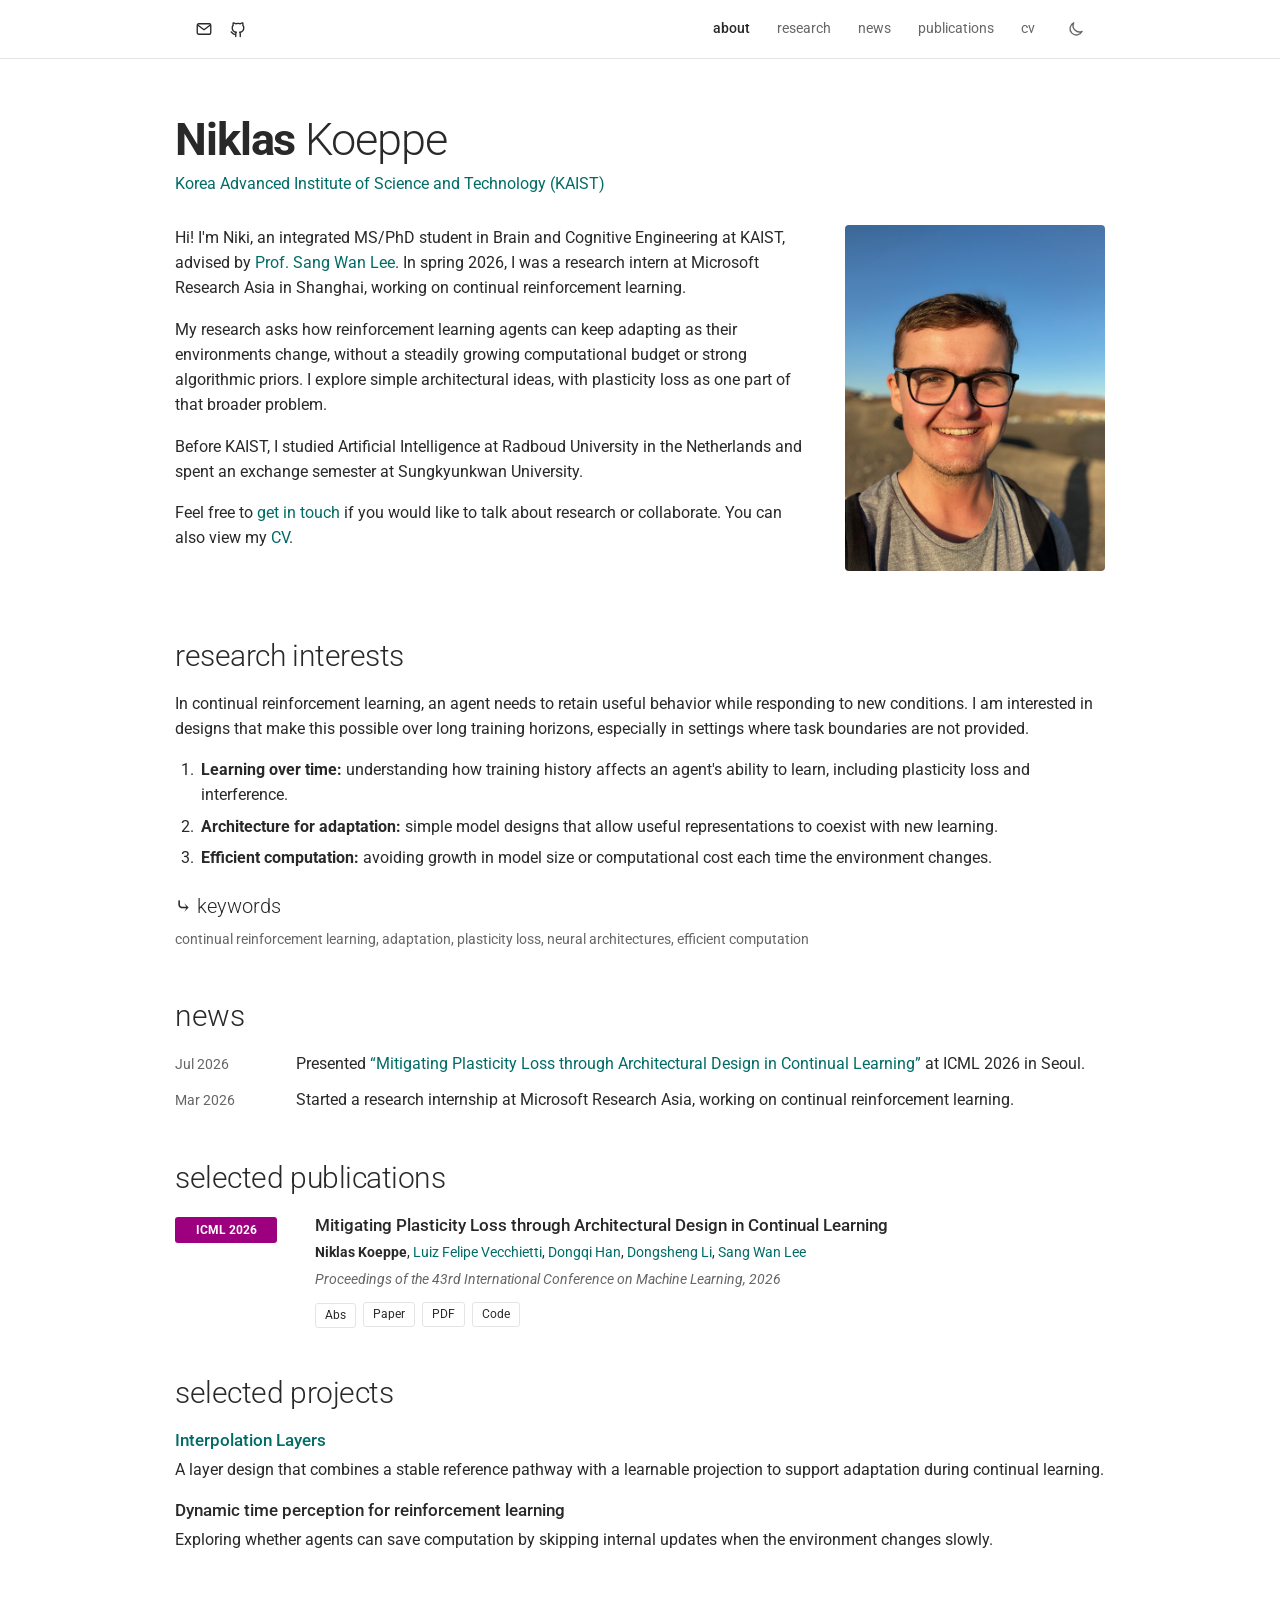
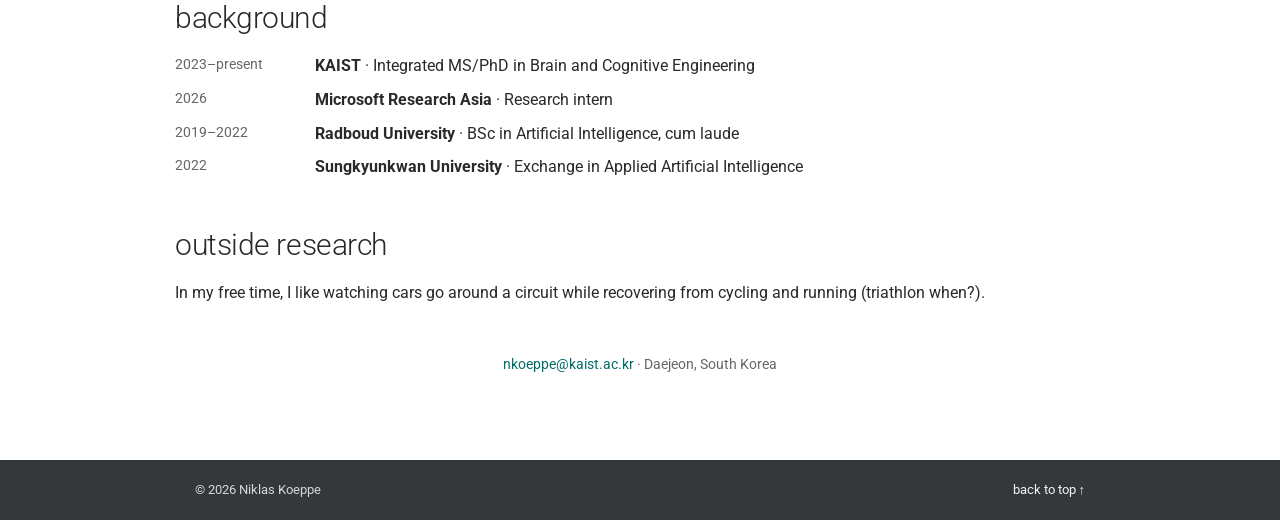
<file: index.html>
<!doctype html>
<html lang="en">
<head>
  <meta charset="utf-8">
  <meta name="viewport" content="width=device-width, initial-scale=1">
  <meta name="description" content="Niklas Koeppe is a PhD student at KAIST studying continual reinforcement learning, scalable adaptation, and neural network plasticity.">
  <meta name="theme-color" content="#ffffff">
  <title>Niklas Koeppe</title>
  <link rel="canonical" href="https://n-koeppe.github.io/">
  <link rel="preconnect" href="https://fonts.googleapis.com">
  <link rel="preconnect" href="https://fonts.gstatic.com" crossorigin>
  <link href="https://fonts.googleapis.com/css2?family=Roboto:wght@300;400;500;700&display=swap" rel="stylesheet">
  <link rel="stylesheet" href="style.css">
</head>
<body id="top">
  <a class="skip-link" href="#main">Skip to content</a>
  <header class="site-header">
    <nav class="nav-shell" aria-label="Main navigation">
      <div class="social-links">
        <a href="mailto:nkoeppe@kaist.ac.kr" aria-label="Email Niklas" title="Email"><svg viewBox="0 0 24 24" aria-hidden="true"><rect x="3" y="5" width="18" height="14" rx="2"/><path d="m4 7 8 6 8-6"/></svg></a>
        <a href="https://github.com/n-koeppe" aria-label="Niklas on GitHub" title="GitHub"><svg viewBox="0 0 24 24" aria-hidden="true"><path d="M9 19c-4.4 1.4-4.4-2.5-6-3m12 6v-3.4a3 3 0 0 0-.8-2.3c2.7-.3 5.5-1.3 5.5-6A4.7 4.7 0 0 0 18.4 7a4.3 4.3 0 0 0-.1-3.2S17.3 3.5 15 5a10.6 10.6 0 0 0-6 0C6.7 3.5 5.7 3.8 5.7 3.8A4.3 4.3 0 0 0 5.6 7a4.7 4.7 0 0 0-1.3 3.3c0 4.7 2.8 5.7 5.5 6A3 3 0 0 0 9 18.6V22"/></svg></a>
      </div>
      <div class="nav-links">
        <a href="#about" aria-current="page">about</a><a href="#research">research</a><a href="#news">news</a><a href="#publications">publications</a><a href="cv-me.pdf" aria-label="CV (PDF)">cv</a>
        <button class="theme-toggle" type="button" aria-label="Switch to dark mode" title="Toggle color theme"><svg viewBox="0 0 24 24" aria-hidden="true"><path d="M20.2 15.1A8.5 8.5 0 0 1 8.9 3.8 8.5 8.5 0 1 0 20.2 15.1Z"/></svg></button>
      </div>
    </nav>
  </header>

  <main id="main" class="page"><article>
    <header id="about" class="profile-header">
      <h1><strong>Niklas</strong> Koeppe</h1>
      <p class="subtitle"><a href="https://www.kaist.ac.kr/en/">Korea Advanced Institute of Science and Technology (KAIST)</a></p>
    </header>

    <div class="introduction">
      <figure class="profile-photo"><img src="me.jpeg" alt="Portrait of Niklas Koeppe" width="260" height="347"></figure>
      <p>Hi! I'm Niki, an integrated MS/PhD student in Brain and Cognitive Engineering at KAIST, advised by <a href="https://aibrain.kaist.ac.kr/sang-wan-lee">Prof. Sang Wan Lee</a>. In spring 2026, I was a research intern at Microsoft Research Asia in Shanghai, working on continual reinforcement learning.</p>
      <p>My research asks how reinforcement learning agents can keep adapting as their environments change, without a steadily growing computational budget or strong algorithmic priors. I explore simple architectural ideas, with plasticity loss as one part of that broader problem.</p>
      <p>Before KAIST, I studied Artificial Intelligence at Radboud University in the Netherlands and spent an exchange semester at Sungkyunkwan University.</p>
      <p>Feel free to <a href="mailto:nkoeppe@kaist.ac.kr">get in touch</a> if you would like to talk about research or collaborate. You can also view my <a href="cv-me.pdf">CV</a>.</p>
    </div>

    <section id="research">
      <h2>research interests</h2>
      <p>In continual reinforcement learning, an agent needs to retain useful behavior while responding to new conditions. I am interested in designs that make this possible over long training horizons, especially in settings where task boundaries are not provided.</p>
      <ol class="research-list">
        <li><strong>Learning over time:</strong> understanding how training history affects an agent's ability to learn, including plasticity loss and interference.</li>
        <li><strong>Architecture for adaptation:</strong> simple model designs that allow useful representations to coexist with new learning.</li>
        <li><strong>Efficient computation:</strong> avoiding growth in model size or computational cost each time the environment changes.</li>
      </ol>
      <p class="keywords"><span>⤷ keywords</span><br>continual reinforcement learning, adaptation, plasticity loss, neural architectures, efficient computation</p>
    </section>

    <section id="news">
      <h2>news</h2>
      <div class="news-list">
        <div class="news-item"><time datetime="2026-07">Jul 2026</time><p>Presented <a href="https://openreview.net/forum?id=pAhGjPOlwy">“Mitigating Plasticity Loss through Architectural Design in Continual Learning”</a> at ICML 2026 in Seoul.</p></div>
        <div class="news-item"><time datetime="2026-03">Mar 2026</time><p>Started a research internship at Microsoft Research Asia, working on continual reinforcement learning.</p></div>
      </div>
    </section>

    <section id="publications">
      <h2>selected publications</h2>
      <ol class="publications"><li class="publication">
        <div class="venue"><span>ICML 2026</span></div>
        <div class="publication-info">
          <h3>Mitigating Plasticity Loss through Architectural Design in Continual Learning</h3>
          <p class="authors"><strong>Niklas Koeppe</strong>, <a href="https://lfelipesv.github.io/">Luiz Felipe Vecchietti</a>, <a href="https://frosthan.github.io/">Dongqi Han</a>, <a href="https://recmind.cn/">Dongsheng Li</a>, <a href="https://aibrain.kaist.ac.kr/sang-wan-lee">Sang Wan Lee</a></p>
          <p class="journal">Proceedings of the 43rd International Conference on Machine Learning, 2026</p>
          <div class="paper-links">
            <details class="abstract"><summary>Abs</summary><p>We study how neural network architecture affects plasticity in continual learning. Interpolation Layers combine a stable reference with a learnable projection to help networks remain adaptable across changing tasks.</p></details>
            <a href="https://openreview.net/forum?id=pAhGjPOlwy">Paper</a><a href="https://openreview.net/pdf?id=pAhGjPOlwy">PDF</a><a href="https://github.com/n-koeppe/InterpLayer">Code</a>
          </div>
        </div>
      </li></ol>
    </section>

    <section id="projects">
      <h2>selected projects</h2>
      <div class="project"><h3><a href="https://github.com/n-koeppe/InterpLayer">Interpolation Layers</a></h3><p>A layer design that combines a stable reference pathway with a learnable projection to support adaptation during continual learning.</p></div>
      <div class="project"><h3>Dynamic time perception for reinforcement learning</h3><p>Exploring whether agents can save computation by skipping internal updates when the environment changes slowly.</p></div>
    </section>

    <section id="background">
      <h2>background</h2>
      <div class="background-item"><span>2023–present</span><p><strong>KAIST</strong> · Integrated MS/PhD in Brain and Cognitive Engineering</p></div>
      <div class="background-item"><span>2026</span><p><strong>Microsoft Research Asia</strong> · Research intern</p></div>
      <div class="background-item"><span>2019–2022</span><p><strong>Radboud University</strong> · BSc in Artificial Intelligence, cum laude</p></div>
      <div class="background-item"><span>2022</span><p><strong>Sungkyunkwan University</strong> · Exchange in Applied Artificial Intelligence</p></div>
    </section>

    <section id="personal"><h2>outside research</h2><p>In my free time, I like watching cars go around a circuit while recovering from cycling and running (triathlon when?).</p></section>
    <div class="contact"><p><a href="mailto:nkoeppe@kaist.ac.kr">nkoeppe@kaist.ac.kr</a> · Daejeon, South Korea</p></div>
  </article></main>

  <footer class="site-footer"><div class="footer-inner"><span>© 2026 Niklas Koeppe</span><a href="#top">back to top ↑</a></div></footer>
  <script src="script.js" defer></script>
</body>
</html>
</file>
<file: style.css>
:root {
  color-scheme: light;
  --background: #fff; --text: #292929; --muted: #666; --accent: #006c66;
  --border: #e4e4e4; --header: rgba(255,255,255,.97); --portrait: #e6efee; --width: 930px;
}
html[data-theme="dark"] {
  color-scheme: dark;
  --background: #1d1f21; --text: #eeeeec; --muted: #b0b4b4; --accent: #74d3ca;
  --border: #404547; --header: rgba(29,31,33,.97); --portrait: #283b3b;
}
* { box-sizing: border-box; }
html { scroll-behavior: smooth; }
body { margin: 0; background: var(--background); color: var(--text); font: 400 16px/1.55 Roboto, Arial, sans-serif; }
body, .site-header, .site-footer { transition: background-color .18s, color .18s, border-color .18s; }
::selection { background: #bcebe4; color: #172c29; }
a { color: var(--accent); text-decoration: none; }
a:hover { text-decoration: underline; }
a:focus-visible, button:focus-visible, summary:focus-visible { outline: 2px solid var(--accent); outline-offset: 4px; border-radius: 2px; }
section, .profile-header { scroll-margin-top: 85px; }
p { margin: 0 0 1rem; }
.skip-link { position: fixed; left: 12px; top: -60px; z-index: 5; padding: 8px 12px; background: var(--background); }
.skip-link:focus { top: 8px; }
.site-header { position: sticky; top: 0; z-index: 3; background: var(--header); border-bottom: 1px solid var(--border); }
.nav-shell { max-width: var(--width); min-height: 58px; padding: 0 20px; margin: auto; display: flex; justify-content: space-between; align-items: center; gap: 20px; }
.social-links, .nav-links { display: flex; align-items: center; }
.social-links { gap: 16px; }
.social-links a { display: inline-flex; color: var(--text); }
.social-links svg, .theme-toggle svg { width: 18px; height: 18px; fill: none; stroke: currentColor; stroke-width: 1.8; stroke-linecap: round; stroke-linejoin: round; }
.social-links a:hover, .nav-links a:hover { color: var(--accent); }
.nav-links { gap: 27px; font-size: 14px; }
.nav-links a { color: var(--muted); }
.nav-links a[aria-current] { color: var(--text); font-weight: 500; }
.theme-toggle { border: 0; padding: 7px 0 7px 5px; display: flex; color: var(--muted); background: none; cursor: pointer; }
.theme-toggle:hover { color: var(--accent); }
.page { width: min(var(--width), calc(100% - 40px)); margin: 0 auto; padding: 54px 0 30px; }
.profile-header { margin-bottom: 28px; }
h1 { margin: 0 0 5px; font-size: clamp(36px, 5vw, 45px); line-height: 1.2; font-weight: 300; letter-spacing: -.025em; }
h1 strong { font-weight: 700; }
.subtitle { margin: 0; font-size: 16px; color: var(--muted); }
.introduction { min-height: 300px; }
.introduction::after { display: block; content: ""; clear: both; }
.profile-photo { float: right; width: 29%; max-width: 260px; margin: 0 0 20px 30px; }
.profile-photo img { display: block; width: 100%; height: auto; border-radius: 4px; background: var(--portrait); }
.introduction p { line-height: 1.58; }
section { margin-top: 45px; }
h2 { margin: 0 0 17px; font-size: 30px; font-weight: 300; line-height: 1.3; letter-spacing: -.015em; }
h3 { margin: 0; font-size: 17px; font-weight: 500; line-height: 1.4; }
.research-list { padding-left: 23px; margin: 0 0 20px; }
.research-list li { padding-left: 3px; margin: 0 0 7px; }
.keywords { color: var(--muted); font-size: 14px; }
.keywords span { display: inline-block; margin-bottom: 7px; font-size: 20px; font-weight: 300; color: var(--text); }
.news-list { display: grid; gap: 11px; }
.news-item { display: grid; grid-template-columns: 105px minmax(0, 1fr); gap: 16px; align-items: baseline; }
.news-item time { color: var(--muted); font-size: 14px; white-space: nowrap; }
.news-item p { margin: 0; }
.publications { list-style: none; margin: 0; padding: 0; }
.publication { display: grid; grid-template-columns: 120px minmax(0, 1fr); gap: 20px; }
.venue { padding-top: 3px; }
.venue span { display: block; width: max-content; min-width: 102px; padding: 4px 9px; border-radius: 3px; background: #9d007e; color: #fff; text-align: center; font-size: 12px; font-weight: 700; }
.publication-info h3 { margin-bottom: 5px; }
.publication-info p { margin: 0 0 5px; font-size: 14px; }
.publication-info .journal { color: var(--muted); font-style: italic; }
.paper-links { display: flex; flex-wrap: wrap; gap: 7px; margin-top: 11px; align-items: flex-start; }
.paper-links > a, .paper-links summary { display: inline-block; border: 1px solid var(--border); border-radius: 3px; padding: 2px 9px; color: var(--text); font-size: 12px; line-height: 1.6; cursor: pointer; }
.paper-links > a:hover, .paper-links summary:hover { background: var(--accent); border-color: var(--accent); color: var(--background); text-decoration: none; }
.paper-links .abstract { order: 0; }
.paper-links > a { order: 1; }
.paper-links .abstract[open] { flex-basis: 100%; order: 2; }
.paper-links .abstract[open] summary { width: max-content; }
.paper-links .abstract p { margin: 8px 0 0; padding: 12px 14px; border-left: 2px solid var(--accent); background: color-mix(in srgb, var(--accent) 7%, var(--background)); font-size: 14px; line-height: 1.5; }
.project + .project { margin-top: 17px; }
.project p { margin: 5px 0 0; }
.background-item { display: grid; grid-template-columns: 120px minmax(0, 1fr); gap: 20px; margin-bottom: 9px; }
.background-item span { color: var(--muted); font-size: 14px; }
.background-item p { margin: 0; }
.contact { margin-top: 48px; text-align: center; font-size: 14px; color: var(--muted); }
.site-footer { margin-top: 38px; background: #35383a; color: #d5d7d7; font-size: 13px; }
.footer-inner { max-width: var(--width); margin: auto; padding: 20px; display: flex; justify-content: space-between; gap: 16px; }
.site-footer a { color: #f2f2f2; }
@media (max-width: 650px) {
  .nav-shell { padding: 12px 20px; min-height: 0; align-items: flex-start; }
  .social-links { padding-top: 3px; }
  .nav-links { justify-content: flex-end; flex-wrap: wrap; gap: 9px 15px; }
  .theme-toggle { padding: 1px 0 0; }
  .page { padding-top: 34px; }
  .profile-photo { width: 35%; margin-left: 20px; }
  .introduction { min-height: 0; }
  section { margin-top: 38px; }
}
@media (max-width: 430px) {
  .nav-links { font-size: 13px; gap: 8px 12px; }
  .profile-photo { float: none; width: min(65%, 220px); margin: 0 auto 23px; }
  .news-item, .background-item { grid-template-columns: 1fr; gap: 0; }
  .publication { grid-template-columns: 1fr; gap: 11px; }
  .venue span { display: inline-block; }
}
@media (prefers-reduced-motion: reduce) { html { scroll-behavior: auto; } body, .site-header, .site-footer { transition: none; } }
</file>
